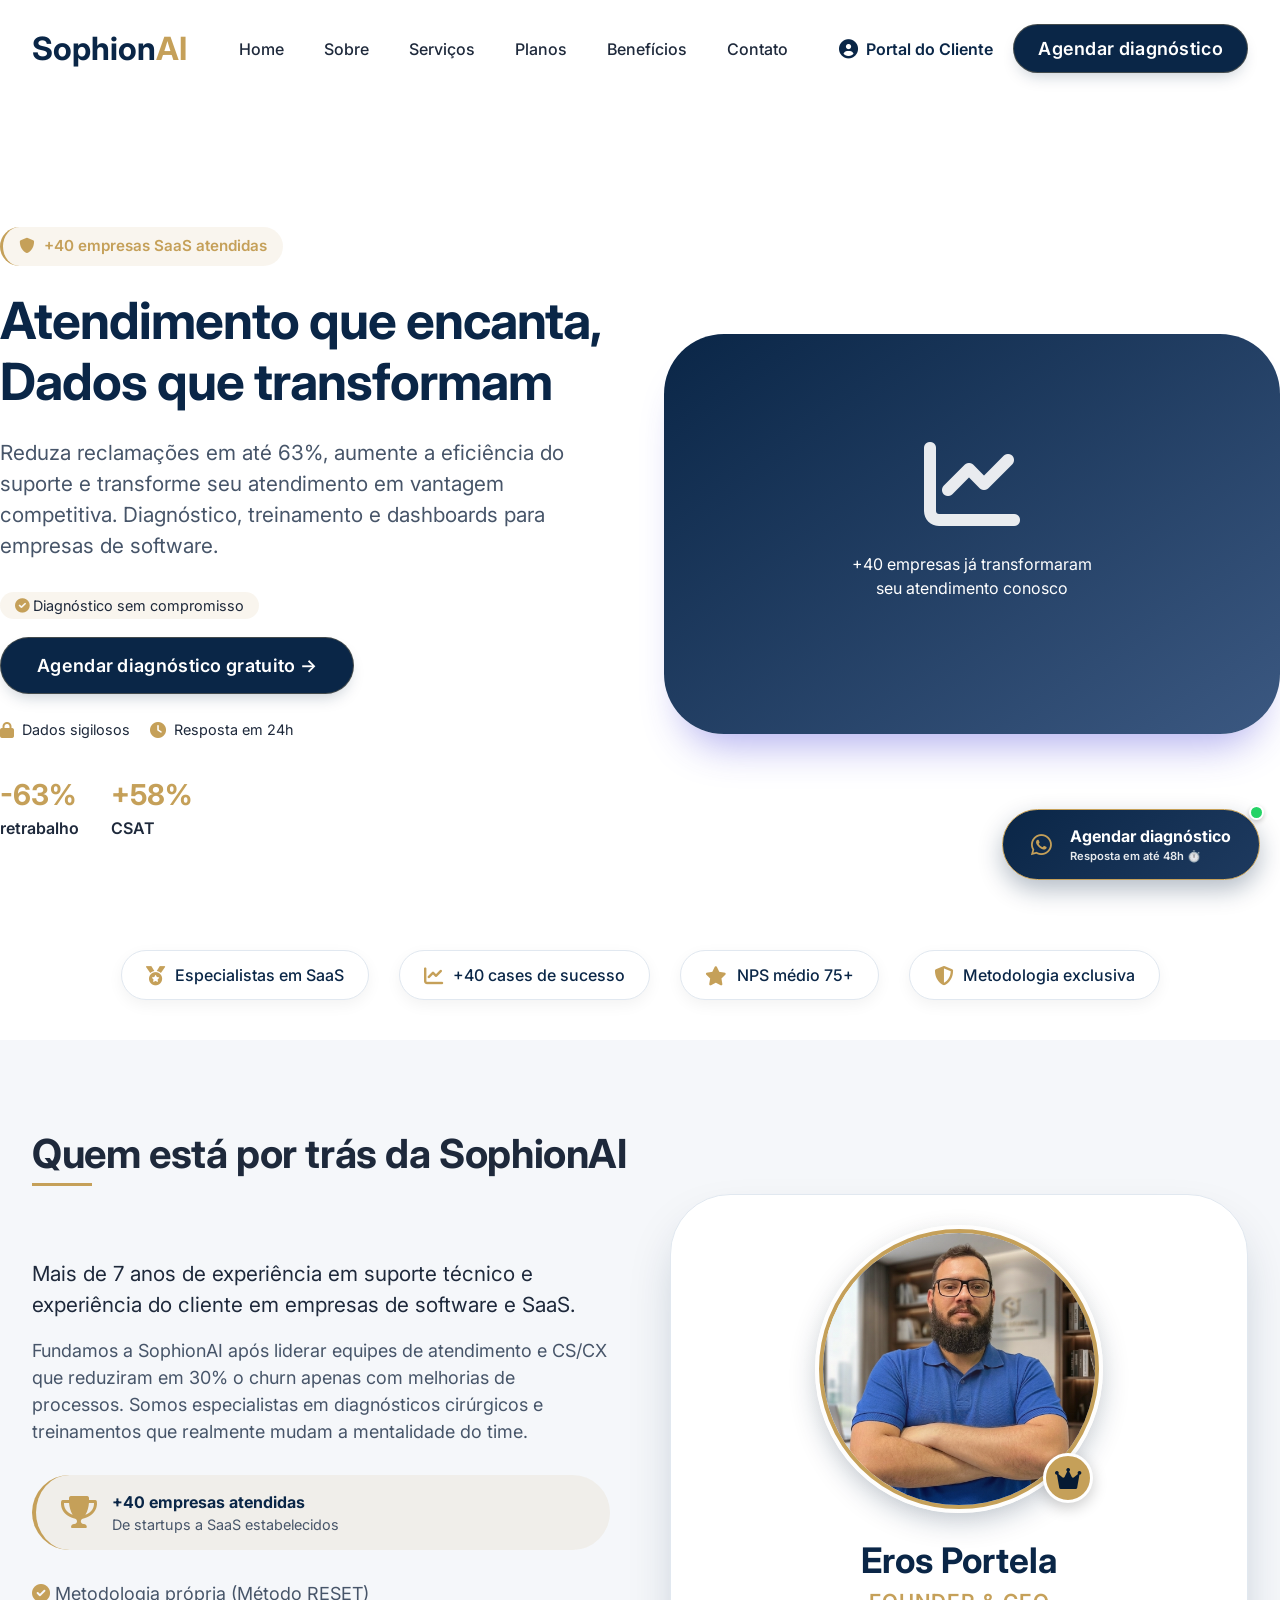
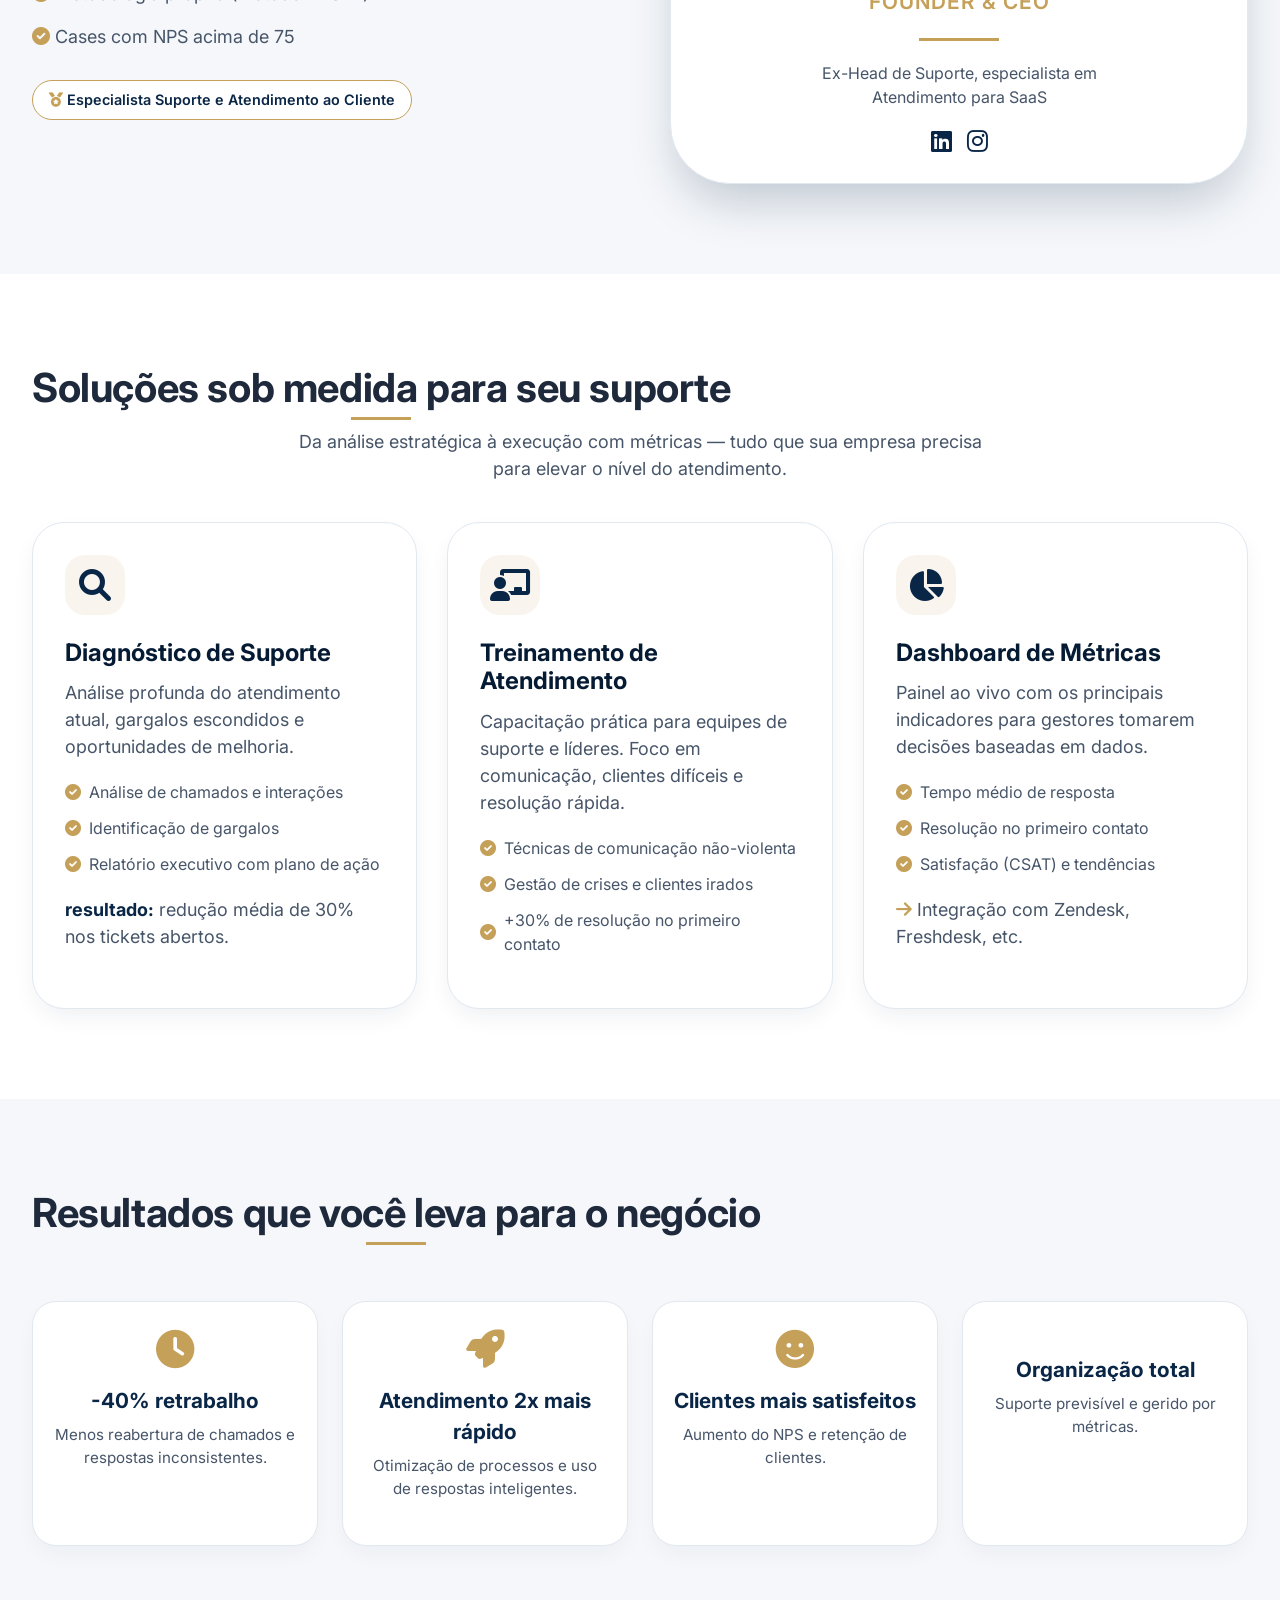
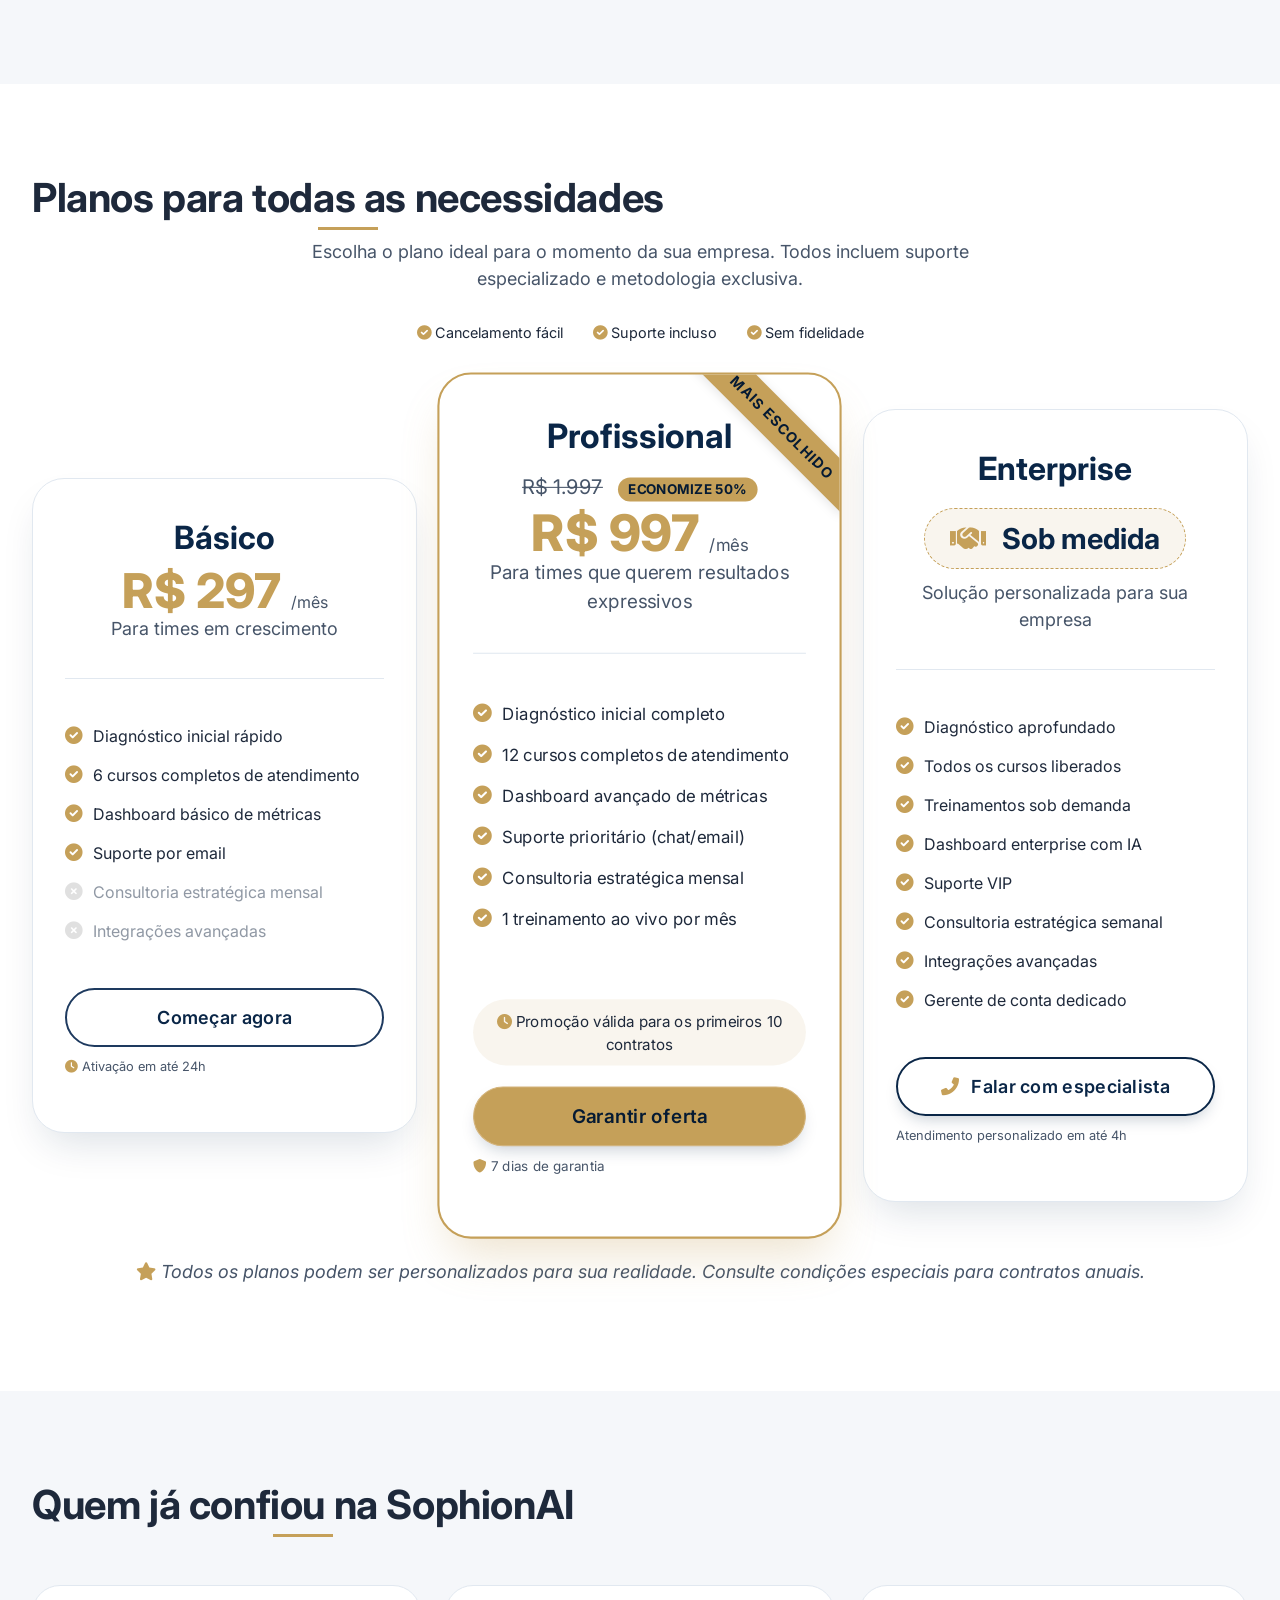
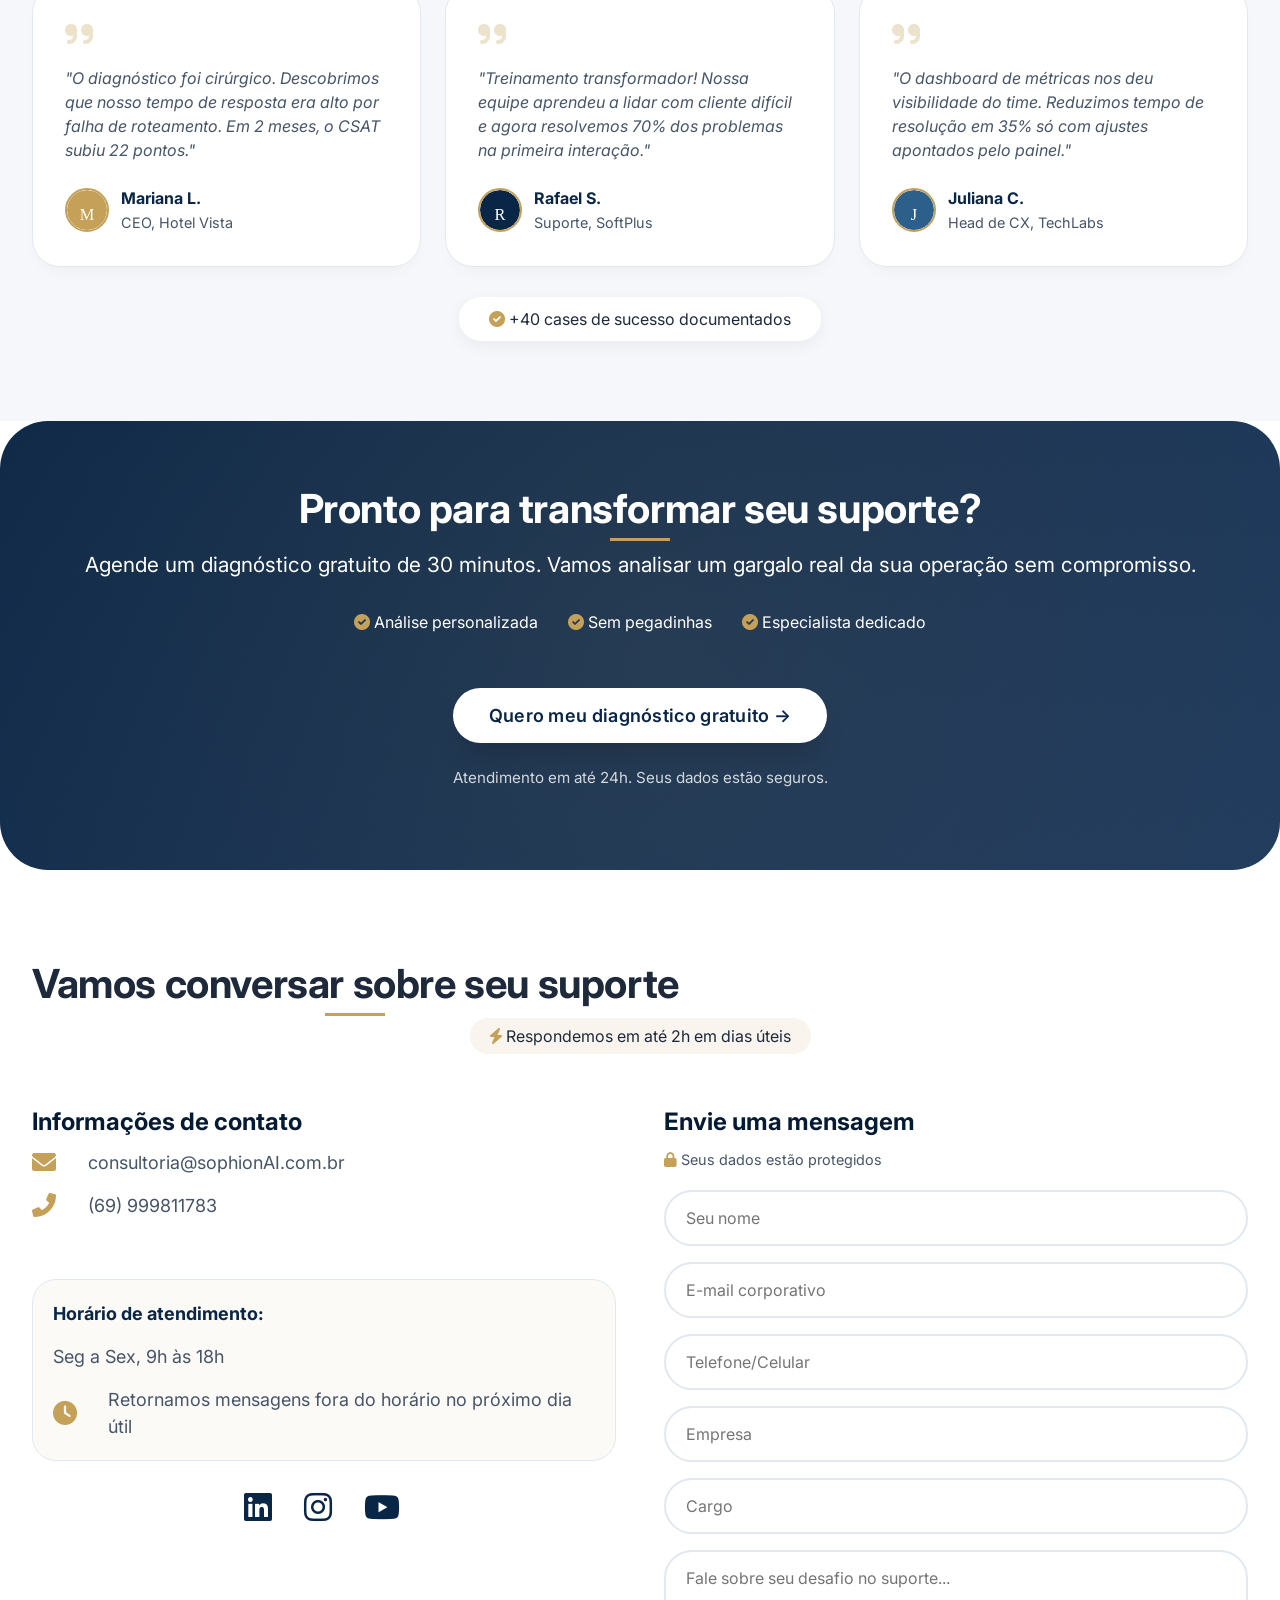
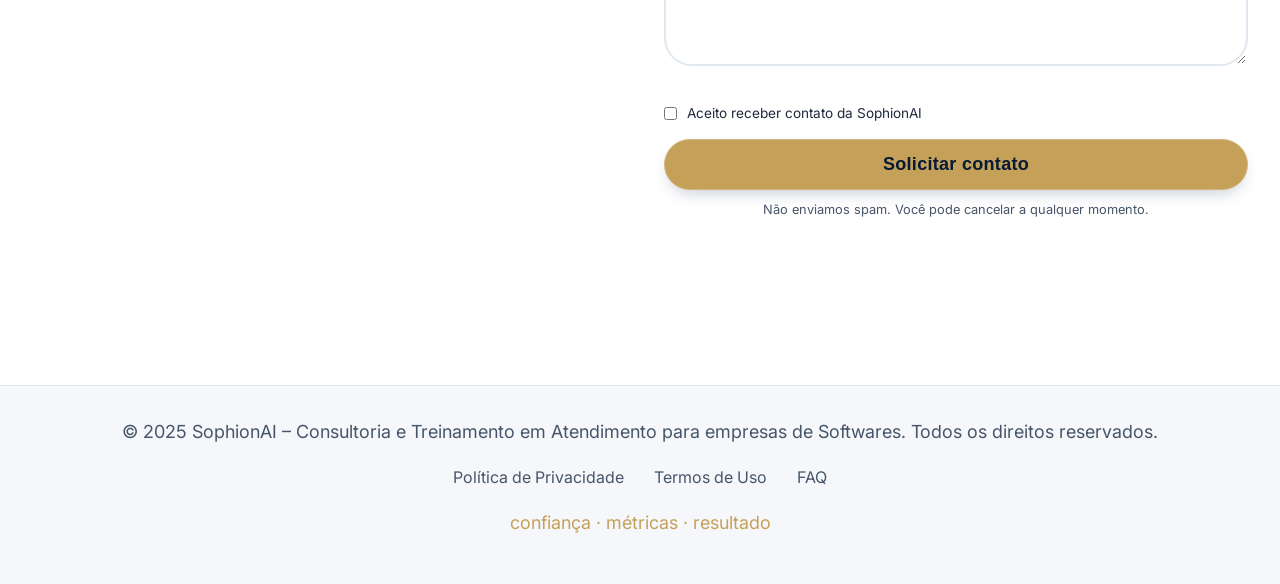
<file: index.html>
<!DOCTYPE html>
<html lang="pt-BR">
<head>
    <meta charset="UTF-8">
    <meta name="viewport" content="width=device-width, initial-scale=1.0">
    <title>SophionAI · consultoria em atendimento para empresas de Softwares</title>
    <!-- Fontes e ícones -->
    <link rel="preconnect" href="https://fonts.googleapis.com">
    <link rel="preconnect" href="https://fonts.gstatic.com" crossorigin>
    <link href="https://fonts.googleapis.com/css2?family=Inter:opsz,wght@14..32,400;14..32,500;14..32,600;14..32,700&display=swap" rel="stylesheet">
    <link rel="stylesheet" href="https://cdnjs.cloudflare.com/ajax/libs/font-awesome/6.0.0-beta3/css/all.min.css">
    <link rel="stylesheet" href="css/style.css">
</head>
<body>

<!-- NAVEGAÇÃO -->
<header>
    <div class="container">
        <nav>
            <div class="logo">Sophion<span>AI</span></div>
            <div class="nav-links">
                <a href="#">Home</a>
                <a href="#sobre">Sobre</a>
                <a href="#servicos">Serviços</a>
                <a href="#planos">Planos</a>
                <a href="#beneficios">Benefícios</a>
                <a href="#contato">Contato</a>
            </div>
            <div style="display: flex; gap: 20px; align-items: center;">
                <a href="login.html" style="color: var(--primary); font-weight: 600; text-decoration: none; display: flex; align-items: center; gap: 8px; transition: color 0.2s;" onmouseover="this.style.color='var(--accent)'" onmouseout="this.style.color='var(--primary)'">
                    <i class="fas fa-user-circle" style="font-size: 1.2rem;"></i> Portal do Cliente
                </a>
                <a href="#diagnostico" class="btn" style="padding: 10px 24px;">Agendar diagnóstico</a>
            </div>
        </nav>
    </div>
</header>

<main>

<!-- HOME (HERO) -->
<section class="section" id="home">
    <div class="container hero">
        <div>
            <span class="badge"><i class="fas fa-shield-alt" style="margin-right: 6px;"></i> +40 empresas SaaS atendidas</span>
            <h1>Atendimento que encanta,<br>Dados que transformam</h1>
            <p>Reduza reclamações em até 63%, aumente a eficiência do suporte e transforme seu atendimento em vantagem competitiva. Diagnóstico, treinamento e dashboards para empresas de software.</p>
            
            <!-- NOVO: Micro-texto de garantia -->
            <div style="margin-bottom: 20px;">
                <span style="background: rgba(197, 160, 89, 0.1); padding: 5px 15px; border-radius: 50px; font-size: 0.9rem;">
                    <i class="fas fa-check-circle" style="color: var(--accent);"></i> Diagnóstico sem compromisso
                </span>
            </div>
            
            <a href="#diagnostico" class="btn">Agendar diagnóstico gratuito →</a>
            
            <!-- NOVO: Selos de confiança no hero -->
            <div style="display: flex; gap: 20px; margin-top: 25px;">
                <div style="display: flex; align-items: center; gap: 8px;">
                    <i class="fas fa-lock" style="color: var(--accent);"></i>
                    <span style="font-size: 0.9rem;">Dados sigilosos</span>
                </div>
                <div style="display: flex; align-items: center; gap: 8px;">
                    <i class="fas fa-clock" style="color: var(--accent);"></i>
                    <span style="font-size: 0.9rem;">Resposta em 24h</span>
                </div>
            </div>
            
            <div class="hero-stats">
                <div class="stat-item"><span class="stat-number">-63%</span> retrabalho</div>
                <div class="stat-item"><span class="stat-number">+58%</span> CSAT</div>
            </div>
        </div>
        <div>
            <div style="background: linear-gradient(145deg, #0A2647, #3b5881); border-radius: 60px; height: 400px; display: flex; align-items: center; justify-content: center; color: white; box-shadow: 0 30px 40px -20px rgba(58, 49, 216, 0.4);">
                <div style="text-align: center;">
                    <i class="fas fa-chart-line" style="font-size: 6rem; opacity: 0.9;"></i>
                    <!-- NOVO: Chamada mais forte -->
                    <p style="color: white; margin-top: 20px; font-size: 1rem;">+40 empresas já transformaram<br>seu atendimento conosco</p>
                </div>
            </div>
        </div>
    </div>
</section>

<!-- NOVA SEÇÃO: SELOS DE CONFIANÇA E PARCERIAS -->
<div class="container" style="margin-top: -40px; margin-bottom: 40px;">
    <div class="trust-badges">
        <div class="trust-badge"><i class="fas fa-medal"></i> Especialistas em SaaS</div>
        <div class="trust-badge"><i class="fas fa-chart-line"></i> +40 cases de sucesso</div>
        <div class="trust-badge"><i class="fas fa-star"></i> NPS médio 75+</div>
        <div class="trust-badge"><i class="fas fa-shield"></i> Metodologia exclusiva</div>
    </div>
</div>

<!-- SOBRE (autoridade) - CORRIGIDO -->
<section class="section section-light" id="sobre">
    <div class="container">
        <h2>Quem está por trás da SophionAI</h2>
        <div style="display: grid; grid-template-columns: 1fr 1fr; gap: 60px; align-items: center;">
            <div>
                <p style="font-size: 1.3rem; color: var(--text-dark);">Mais de 7 anos de experiência em suporte técnico e experiência do cliente em empresas de software e SaaS.</p>
                <p>Fundamos a SophionAI após liderar equipes de atendimento e CS/CX que reduziram em 30% o churn apenas com melhorias de processos. Somos especialistas em diagnósticos cirúrgicos e treinamentos que realmente mudam a mentalidade do time.</p>
                
                <!-- NOVO: Conquistas específicas -->
                <div class="guarantee-badge">
                    <i class="fas fa-trophy" style="font-size: 2rem; color: var(--accent);"></i>
                    <div>
                        <strong style="color: var(--primary);">+40 empresas atendidas</strong>
                        <p style="margin: 0; font-size: 0.9rem;">De startups a SaaS estabelecidos</p>
                    </div>
                </div>
                
                <p><i class="fas fa-check-circle" style="color: var(--accent);"></i> Metodologia própria (Método RESET)</p>
                <p><i class="fas fa-check-circle" style="color: var(--accent);"></i> Cases com NPS acima de 75</p>
                
                <!-- Badges adicionais de autoridade -->
                <div style="margin-top: 30px; display: flex; gap: 15px; flex-wrap: wrap;">
                    <span style="background: white; padding: 8px 16px; border-radius: 50px; font-size: 0.9rem; font-weight: 600; color: var(--primary); border: 1px solid var(--accent);"><i class="fas fa-medal" style="color: var(--accent);"></i> Especialista Suporte e Atendimento ao Cliente</span>
                </div>
            </div>
            
            <!-- LADO DIREITO - FOTO CORRIGIDA -->
            <div style="background: white; border-radius: 60px; padding: 30px; text-align: center; border: 1px solid var(--border-light); box-shadow: 0 25px 50px -12px rgba(10, 38, 71, 0.25);">
                
                <!-- Foto gigante -->
                <div style="margin-bottom: 20px;">
                    <div style="position: relative; display: inline-block;">
                        <!-- Efeito de brilho ao redor -->
                        <div style="position: absolute; top: -15px; left: -15px; right: -15px; bottom: -15px; background: radial-gradient(circle, var(--accent) 0%, transparent 70%); opacity: 0.15; border-radius: 50%;"></div>
                        
                        <!-- Foto com borda tripla -->
                        <div style="border: 4px solid white; border-radius: 50%; box-shadow: 0 10px 30px -5px rgba(10, 38, 71, 0.3);">
                            <img src="Foto_de_Perfil.png" 
                                 alt="Eros Portela - Fundadora" 
                                 style="width: 280px; height: 280px; border-radius: 50%; object-fit: cover; display: block; border: 4px solid var(--accent);">
                        </div>
                        
                        <!-- Mini badge flutuante -->
                        <div style="position: absolute; bottom: 10px; right: 10px; background: var(--accent); color: var(--primary-dark); width: 50px; height: 50px; border-radius: 50%; display: flex; align-items: center; justify-content: center; font-size: 1.5rem; border: 3px solid white; box-shadow: 0 5px 15px rgba(0,0,0,0.2);">
                            <i class="fas fa-crown"></i>
                        </div>
                    </div>
                </div>
                
                <!-- CORRIGIDO: Nome e cargo -->
                <h3 style="font-size: 2.2rem; color: var(--primary); margin: 5px 0;">Eros Portela</h3>
                <p style="font-size: 1.3rem; color: var(--accent); font-weight: 600; letter-spacing: 1px;">FOUNDER & CEO</p>
                
                <!-- Linha decorativa -->
                <div style="width: 80px; height: 3px; background: var(--accent); margin: 20px auto;"></div>
                
                <p style="color: var(--text-muted); font-size: 1rem; max-width: 280px; margin: 0 auto;">Ex-Head de Suporte, especialista em Atendimento para SaaS</p>
                
                <!-- NOVO: Redes sociais ou selo -->
                <div style="margin-top: 20px; display: flex; justify-content: center; gap: 15px;">
                    <i class="fab fa-linkedin" style="color: var(--primary); font-size: 1.5rem; cursor: pointer;"></i>
                    <i class="fab fa-instagram" style="color: var(--primary); font-size: 1.5rem; cursor: pointer;"></i>
                </div>
            </div>
        </div>
    </div>
</section>

<!-- SERVIÇOS (três principais) -->
<section class="section" id="servicos">
    <div class="container">
        <h2 style="text-align: center;" class="text-center">Soluções sob medida para seu suporte</h2>
        <p style="text-align: center; max-width: 700px; margin: 0 auto;">Da análise estratégica à execução com métricas — tudo que sua empresa precisa para elevar o nível do atendimento.</p>
        
        <div class="services-grid">
            <!-- card 1 - diagnóstico -->
            <div class="service-card">
                <div class="service-icon"><i class="fas fa-search"></i></div>
                <h3>Diagnóstico de Suporte</h3>
                <p>Análise profunda do atendimento atual, gargalos escondidos e oportunidades de melhoria.</p>
                <ul>
                    <li><i class="fas fa-circle-check"></i> Análise de chamados e interações</li>
                    <li><i class="fas fa-circle-check"></i> Identificação de gargalos</li>
                    <li><i class="fas fa-circle-check"></i> Relatório executivo com plano de ação</li>
                </ul>
                <p><strong>resultado:</strong> redução média de 30% nos tickets abertos.</p>
            </div>
            <!-- card 2 - treinamento -->
            <div class="service-card">
                <div class="service-icon"><i class="fas fa-chalkboard-user"></i></div>
                <h3>Treinamento de Atendimento</h3>
                <p>Capacitação prática para equipes de suporte e líderes. Foco em comunicação, clientes difíceis e resolução rápida.</p>
                <ul>
                    <li><i class="fas fa-circle-check"></i> Técnicas de comunicação não-violenta</li>
                    <li><i class="fas fa-circle-check"></i> Gestão de crises e clientes irados</li>
                    <li><i class="fas fa-circle-check"></i> +30% de resolução no primeiro contato</li>
                </ul>
            </div>
            <!-- card 3 - dashboard métricas -->
            <div class="service-card">
                <div class="service-icon"><i class="fas fa-chart-pie"></i></div>
                <h3>Dashboard de Métricas</h3>
                <p>Painel ao vivo com os principais indicadores para gestores tomarem decisões baseadas em dados.</p>
                <ul>
                    <li><i class="fas fa-circle-check"></i> Tempo médio de resposta</li>
                    <li><i class="fas fa-circle-check"></i> Resolução no primeiro contato</li>
                    <li><i class="fas fa-circle-check"></i> Satisfação (CSAT) e tendências</li>
                </ul>
                <p><i class="fas fa-arrow-right" style="color: var(--accent);"></i> Integração com Zendesk, Freshdesk, etc.</p>
            </div>
        </div>
    </div>
</section>

<!-- BENEFÍCIOS (resultados diretos) -->
<section class="section section-light" id="beneficios">
    <div class="container">
        <h2 style="text-align: center;" class="text-center">Resultados que você leva para o negócio</h2>
        <div class="benefits-grid">
            <div class="benefit-item">
                <i class="fas fa-clock"></i>
                <h4>-40% retrabalho</h4>
                <p>Menos reabertura de chamados e respostas inconsistentes.</p>
            </div>
            <div class="benefit-item">
                <i class="fas fa-rocket"></i>
                <h4>Atendimento 2x mais rápido</h4>
                <p>Otimização de processos e uso de respostas inteligentes.</p>
            </div>
            <div class="benefit-item">
                <i class="fas fa-smile"></i>
                <h4>Clientes mais satisfeitos</h4>
                <p>Aumento do NPS e retenção de clientes.</p>
            </div>
            <div class="benefit-item">
                <i class="fas fa-chart-simple"></i>
                <h4>Organização total</h4>
                <p>Suporte previsível e gerido por métricas.</p>
            </div>
        </div>
    </div>
</section>

<!-- PLANOS - NOVA SEÇÃO -->
<section class="section" id="planos">
    <div class="container">
        <h2 style="text-align: center;" class="text-center">Planos para todas as necessidades</h2>
        <p style="text-align: center; max-width: 700px; margin: 0 auto;">Escolha o plano ideal para o momento da sua empresa. Todos incluem suporte especializado e metodologia exclusiva.</p>
        
        <!-- NOVO: Selo de garantia nos planos -->
        <div style="display: flex; justify-content: center; gap: 30px; margin: 30px 0; flex-wrap: wrap;">
            <span style="font-size: 0.9rem;"><i class="fas fa-check-circle" style="color: var(--accent);"></i> Cancelamento fácil</span>
            <span style="font-size: 0.9rem;"><i class="fas fa-check-circle" style="color: var(--accent);"></i> Suporte incluso</span>
            <span style="font-size: 0.9rem;"><i class="fas fa-check-circle" style="color: var(--accent);"></i> Sem fidelidade</span>
        </div>
        
        <div class="pricing-grid">
            <!-- Plano Básico -->
            <div class="pricing-card">
                <div class="pricing-header">
                    <h3>Básico</h3>
                    <div class="pricing-price">R$ 297 <span>/mês</span></div>
                    <p class="pricing-description">Para times em crescimento</p>
                </div>
                <div class="pricing-features">
                    <ul>
                        <li><i class="fas fa-check-circle"></i> Diagnóstico inicial rápido</li>
                        <li><i class="fas fa-check-circle"></i> 6 cursos completos de atendimento</li>
                        <li><i class="fas fa-check-circle"></i> Dashboard básico de métricas</li>
                        <li><i class="fas fa-check-circle"></i> Suporte por email</li>
                        <li class="disabled"><i class="fas fa-times-circle"></i> Consultoria estratégica mensal</li>
                        <li class="disabled"><i class="fas fa-times-circle"></i> Integrações avançadas</li>
                    </ul>
                </div>
                <a href="#contato" class="btn btn-outline">Começar agora</a>
                
                <!-- NOVO: Micro-texto -->
                <p class="micro-text"><i class="fas fa-clock" style="color: var(--accent);"></i> Ativação em até 24h</p>
            </div>
            
            <!-- Plano Intermediário (Destaque - Popular) COM VALOR RISCADO -->
            <div class="pricing-card popular">
                <div class="popular-badge">MAIS ESCOLHIDO</div>
                <div class="pricing-header">
                    <h3>Profissional</h3>
                    
                    <!-- ESTRUTURA DE PREÇO COM RISCADO -->
                    <div style="margin: 15px 0 5px;">
                        <span style="font-size: 1.2rem; color: var(--text-muted); text-decoration: line-through; margin-right: 10px;">R$ 1.997</span>
                        <span style="background: var(--accent); color: var(--primary-dark); font-size: 0.8rem; font-weight: 700; padding: 4px 10px; border-radius: 30px;">ECONOMIZE 50%</span>
                    </div>
                    <div class="pricing-price" style="font-size: 3rem;">R$ 997 <span style="font-size: 1rem;">/mês</span></div>
                    <p class="pricing-description">Para times que querem resultados expressivos</p>
                </div>
                <div class="pricing-features">
                    <ul>
                        <li><i class="fas fa-check-circle"></i> Diagnóstico inicial completo</li>
                        <li><i class="fas fa-check-circle"></i> 12 cursos completos de atendimento</li>
                        <li><i class="fas fa-check-circle"></i> Dashboard avançado de métricas</li>
                        <li><i class="fas fa-check-circle"></i> Suporte prioritário (chat/email)</li>
                        <li><i class="fas fa-check-circle"></i> Consultoria estratégica mensal</li>
                        <li><i class="fas fa-check-circle"></i> 1 treinamento ao vivo por mês</li>
                    </ul>
                </div>
                
                <!-- TIMER DE PROMOÇÃO -->
                <div style="background: rgba(197, 160, 89, 0.1); border-radius: 50px; padding: 10px; margin: 20px 0; font-size: 0.9rem; text-align: center;">
                    <i class="fas fa-clock" style="color: var(--accent);"></i> Promoção válida para os primeiros 10 contratos
                </div>
                
                <a href="#contato" class="btn btn-accent">Garantir oferta</a>
                
                <!-- NOVO: Selo de garantia -->
                <p class="micro-text"><i class="fas fa-shield-alt" style="color: var(--accent);"></i> 7 dias de garantia</p>
            </div>
            
            <!-- Plano Empresarial COM CONSULTAR VALORES -->
            <div class="pricing-card">
                <div class="pricing-header">
                    <h3>Enterprise</h3>
                    
                    <!-- BOTÃO CONSULTAR VALORES EM DESTAQUE -->
                    <div style="margin: 20px 0 10px;">
                        <span style="font-size: 1.8rem; font-weight: 700; color: var(--primary); background: rgba(197, 160, 89, 0.1); padding: 8px 25px; border-radius: 60px; display: inline-block; border: 1px dashed var(--accent);">
                            <i class="fas fa-handshake" style="color: var(--accent); margin-right: 10px;"></i> Sob medida
                        </span>
                    </div>
                    <p class="pricing-description">Solução personalizada para sua empresa</p>
                </div>
                <div class="pricing-features">
                    <ul>
                        <li><i class="fas fa-check-circle"></i> Diagnóstico aprofundado</li>
                        <li><i class="fas fa-check-circle"></i> Todos os cursos liberados</li>
                        <li><i class="fas fa-check-circle"></i> Treinamentos sob demanda</li>
                        <li><i class="fas fa-check-circle"></i> Dashboard enterprise com IA</li>
                        <li><i class="fas fa-check-circle"></i> Suporte VIP</li>
                        <li><i class="fas fa-check-circle"></i> Consultoria estratégica semanal</li>
                        <li><i class="fas fa-check-circle"></i> Integrações avançadas</li>
                        <li><i class="fas fa-check-circle"></i> Gerente de conta dedicado</li>
                    </ul>
                </div>
                
                <a href="#contato" class="btn" style="background: transparent; border: 2px solid var(--primary); color: var(--primary);">
                    <i class="fas fa-phone-alt" style="color: var(--accent); margin-right: 8px;"></i> Falar com especialista
                </a>
                
                <p class="micro-text">Atendimento personalizado em até 4h</p>
            </div>
        </div>
        
        <!-- Nota sobre personalização -->
        <p style="text-align: center; margin-top: 40px; font-style: italic;">
            <i class="fas fa-star" style="color: var(--accent);"></i> 
            Todos os planos podem ser personalizados para sua realidade. Consulte condições especiais para contratos anuais.
        </p>
    </div>
</section>

<!-- DEPOIMENTOS (simulados) -->
<section class="section section-light">
    <div class="container">
        <h2 style="text-align: center;" class="text-center">Quem já confiou na SophionAI</h2>
        <div class="testimonials">
            <div class="testimonial-card">
                <i class="fas fa-quote-right"></i>
                <p>"O diagnóstico foi cirúrgico. Descobrimos que nosso tempo de resposta era alto por falha de roteamento. Em 2 meses, o CSAT subiu 22 pontos."</p>
                <div class="author">
                    <img src="data:image/svg+xml,%3Csvg xmlns='http://www.w3.org/2000/svg' width='44' height='44' viewBox='0 0 44 44'%3E%3Ccircle cx='22' cy='22' r='22' fill='%23C5A059'/%3E%3Ctext x='22' y='28' font-size='18' text-anchor='middle' fill='%23fff' dy='.3em'%3EM%3C/text%3E%3C/svg%3E" alt="avatar">
                    <div><strong>Mariana L.</strong> <span>CEO, Hotel Vista</span></div>
                </div>
            </div>
            <div class="testimonial-card">
                <i class="fas fa-quote-right"></i>
                <p>"Treinamento transformador! Nossa equipe aprendeu a lidar com cliente difícil e agora resolvemos 70% dos problemas na primeira interação."</p>
                <div class="author">
                    <img src="data:image/svg+xml,%3Csvg xmlns='http://www.w3.org/2000/svg' width='44' height='44' viewBox='0 0 44 44'%3E%3Ccircle cx='22' cy='22' r='22' fill='%230A2647'/%3E%3Ctext x='22' y='28' font-size='18' text-anchor='middle' fill='%23fff' dy='.3em'%3ER%3C/text%3E%3C/svg%3E" alt="avatar">
                    <div><strong>Rafael S.</strong> <span>Suporte, SoftPlus</span></div>
                </div>
            </div>
            <div class="testimonial-card">
                <i class="fas fa-quote-right"></i>
                <p>"O dashboard de métricas nos deu visibilidade do time. Reduzimos tempo de resolução em 35% só com ajustes apontados pelo painel."</p>
                <div class="author">
                    <img src="data:image/svg+xml,%3Csvg xmlns='http://www.w3.org/2000/svg' width='44' height='44' viewBox='0 0 44 44'%3E%3Ccircle cx='22' cy='22' r='22' fill='%232C5F8A'/%3E%3Ctext x='22' y='28' font-size='18' text-anchor='middle' fill='%23fff' dy='.3em'%3EJ%3C/text%3E%3C/svg%3E" alt="avatar">
                    <div><strong>Juliana C.</strong> <span>Head de CX, TechLabs</span></div>
                </div>
            </div>
        </div>
        
        <!-- NOVO: Selo de cases -->
        <div style="text-align: center; margin-top: 40px;">
            <span style="background: white; padding: 12px 30px; border-radius: 50px; box-shadow: 0 5px 15px rgba(0,0,0,0.05);">
                <i class="fas fa-check-circle" style="color: var(--accent);"></i> +40 cases de sucesso documentados
            </span>
        </div>
    </div>
</section>

<!-- CALL TO ACTION (Agendar diagnóstico gratuito) -->
<section id="diagnostico">
    <div class="container cta-block">
        <h2 class="text-center">Pronto para transformar seu suporte?</h2>
        <p style="font-size: 1.3rem;">Agende um diagnóstico gratuito de 30 minutos. Vamos analisar um gargalo real da sua operação sem compromisso.</p>
        
        <!-- NOVO: Benefícios do diagnóstico -->
        <div style="display: flex; justify-content: center; gap: 30px; margin: 30px 0; flex-wrap: wrap; color: white; position: relative; z-index: 1;">
            <span><i class="fas fa-check-circle" style="color: var(--accent);"></i> Análise personalizada</span>
            <span><i class="fas fa-check-circle" style="color: var(--accent);"></i> Sem pegadinhas</span>
            <span><i class="fas fa-check-circle" style="color: var(--accent);"></i> Especialista dedicado</span>
        </div>
        
        <a href="#contato" class="btn">Quero meu diagnóstico gratuito →</a>
        <p style="margin-top: 24px; font-size: 0.95rem; opacity: 0.8;">Atendimento em até 24h. Seus dados estão seguros.</p>
    </div>
</section>

<!-- CONTATO (formulário + email/whatsapp) -->
<section class="section" id="contato">
    <div class="container">
        <h2 style="text-align: center;" class="text-center">Vamos conversar sobre seu suporte</h2>
        
        <!-- NOVO: Badge de resposta rápida -->
        <div style="text-align: center; margin-bottom: 30px;">
            <span style="background: rgba(197, 160, 89, 0.1); padding: 8px 20px; border-radius: 50px;">
                <i class="fas fa-bolt" style="color: var(--accent);"></i> Respondemos em até 2h em dias úteis
            </span>
        </div>
        
        <div class="contact-grid">
            <div class="contact-info">
                <h3>Informações de contato</h3>
                <p><i class="fas fa-envelope"></i> consultoria@sophionAI.com.br</p>
                <p><i class="fas fa-phone-alt"></i> (69) 999811783</p>
                
                <!-- NOVO: Horário expandido -->
                <div style="margin-top: 60px; background: rgba(197, 160, 89, 0.05); border-radius: 24px; padding: 20px; border: 1px solid var(--border-light);">
                    <p><strong>Horário de atendimento:</strong></p>
                    <p>Seg a Sex, 9h às 18h</p>
                    <p style="margin-top: 15px; margin-bottom: 0;"><i class="fas fa-clock" style="color: var(--accent);"></i> Retornamos mensagens fora do horário no próximo dia útil</p>
                </div>
                
                <!-- NOVO: Redes sociais -->
                <div style="margin-top: 30px; display: flex; gap: 20px; justify-content: center;">
                    <i class="fab fa-linkedin" style="font-size: 2rem; color: var(--primary); cursor: pointer;"></i>
                    <i class="fab fa-instagram" style="font-size: 2rem; color: var(--primary); cursor: pointer;"></i>
                    <i class="fab fa-youtube" style="font-size: 2rem; color: var(--primary); cursor: pointer;"></i>
                </div>
            </div>
            <div class="contact-form">
                <h3>Envie uma mensagem</h3>
                
                <!-- NOVO: Micro-texto no formulário -->
                <p style="font-size: 0.9rem; margin-bottom: 20px;"><i class="fas fa-lock" style="color: var(--accent);"></i> Seus dados estão protegidos</p>
                
                <form id="contactForm">
                    <input type="text" name="nome" placeholder="Seu nome" required>
                    <input type="email" name="email" placeholder="E-mail corporativo" required>
                    <input type="text" name="telefone" placeholder="Telefone/Celular" style="margin-bottom: 16px;">
                    <input type="text" name="empresa" placeholder="Empresa">
                    <input type="text" name="cargo" placeholder="Cargo" style="margin-bottom: 16px;">
                    <textarea name="mensagem" rows="4" placeholder="Fale sobre seu desafio no suporte..."></textarea>
                    
                    <!-- NOVO: Checkbox de consentimento -->
                    <div style="display: flex; align-items: center; gap: 10px; margin: 15px 0;">
                        <input type="checkbox" id="consent" name="consentimento" value="Sim" style="width: auto; margin: 0;">
                        <label for="consent" style="font-size: 0.85rem;">Aceito receber contato da SophionAI</label>
                    </div>
                    
                    <button type="submit" id="submitBtn" class="btn btn-accent" style="width: 100%;">Solicitar contato</button>
                    
                    <!-- NOVO: Texto de garantia -->
                    <p class="micro-text" style="text-align: center;">Não enviamos spam. Você pode cancelar a qualquer momento.</p>
                </form>
            </div>
        </div>
    </div>
</section>

</main>

<!-- FOOTER -->
<footer>
    <div class="container">
        <p>© 2025 SophionAI – Consultoria e Treinamento em Atendimento para empresas de Softwares. Todos os direitos reservados.</p>
        
        <!-- NOVO: Links rápidos no footer -->
        <div style="display: flex; justify-content: center; gap: 30px; margin: 20px 0; flex-wrap: wrap;">
            <a href="#" style="color: var(--text-muted); text-decoration: none;">Política de Privacidade</a>
            <a href="#" style="color: var(--text-muted); text-decoration: none;">Termos de Uso</a>
            <a href="#" style="color: var(--text-muted); text-decoration: none;">FAQ</a>
        </div>
        
        <p style="margin-top: 12px; color: var(--accent);">confiança · métricas · resultado</p>
    </div>
</footer>

<!-- barra flutuante opcional de conversão -->
<div class="floating-cta">
    <!-- Badge de online (opcional) -->
    <div style="position: absolute; top: -5px; right: -5px; width: 15px; height: 15px; background: #25D366; border-radius: 50%; border: 2px solid white; box-shadow: 0 2px 5px rgba(0,0,0,0.2);"></div>
    
    <a href="https://wa.me/5569999811783?text=Olá!%20Vi%20a%20landing%20page%20da%20SophionAI%20e%20gostaria%20de%20agendar%20um%20diagnóstico%20gratuito%20para%20meu%20suporte.%20Podemos%20conversar%3F" 
       target="_blank" 
       rel="noopener noreferrer"
       style="display: flex; align-items: center; gap: 10px;">
        <i class="fab fa-whatsapp" style="font-size: 1.5rem;"></i>
        <div style="text-align: left;">
            <div style="font-weight: 700;">Agendar diagnóstico</div>
            <div style="font-size: 0.7rem; opacity: 0.9;">Resposta em até 48h ⏱️</div>
        </div>
    </a>
</div>

<script>
    document.getElementById('contactForm').addEventListener('submit', function(e) {
        e.preventDefault();
        
        var form = this;
        var btn = document.getElementById('submitBtn');
        var originalText = btn.innerText;
        
        // 1. Altere a URL_DO_SEU_WEB_APP abaixo pela URL gerada no Google Apps Script
        var scriptURL = 'URL_DO_SEU_WEB_APP';
        
        if(scriptURL === 'URL_DO_SEU_WEB_APP') {
            alert('Atenção: Configure a URL do Google Apps Script no código HTML para o formulário funcionar.');
            return;
        }

        btn.innerText = 'Enviando...';
        btn.disabled = true;

        var formData = new FormData(form);

        fetch(scriptURL, { method: 'POST', body: formData })
            .then(response => {
                alert('Obrigado! Sua mensagem foi enviada com sucesso.');
                form.reset();
                btn.innerText = originalText;
                btn.disabled = false;
            })
            .catch(error => {
                alert('Ocorreu um erro ao enviar sua mensagem. Tente novamente mais tarde.');
                console.error('Erro!', error.message);
                btn.innerText = originalText;
                btn.disabled = false;
            });
    });
</script>

</body>
</html>
</file>
<file: css/style.css>
* {
    margin: 0;
    padding: 0;
    box-sizing: border-box;
}

body {
    font-family: 'Inter', sans-serif;
    background-color: #ffffff;
    color: #1E293B;
    line-height: 1.5;
}

.container {
    max-width: 1280px;
    margin: 0 auto;
    padding: 0 32px;
}

/* NOVA PALETA - AZUL PROFUNDO + DOURADO SUAVE (MÁXIMA CONFIANÇA) */
:root {
    --primary: #0A2647;        /* Azul meia-noite - autoridade máxima */
    --primary-dark: #051A33;    /* Azul mais escuro para hover */
    --primary-light: #1E3A5F;   /* Azul naval - estabilidade */
    --secondary: #2C5F8A;       /* Azul confiança intermediário */
    --accent: #C5A059;          /* Dourado suave - excelência/qualidade */
    --accent-light: #D4B47C;    /* Dourado claro para variações */
    --gray-bg: #F5F7FA;         /* Cinza azulado - clean */
    --border-light: #E1E8F0;    /* Bordas sutis */
    --text-dark: #1E293B;
    --text-muted: #475569;
    --gradient-1: linear-gradient(135deg, #0A2647 0%, #1E3A5F 100%);
    --gradient-2: linear-gradient(135deg, #C5A059 0%, #D4B47C 100%);
}

h1, h2, h3 {
    font-weight: 700;
    line-height: 1.2;
    color: var(--text-dark);
}

h1 {
    font-size: 3.2rem;
    letter-spacing: -0.02em;
    margin-bottom: 1.5rem;
    color: var(--primary);
}

h2 {
    font-size: 2.5rem;
    margin-bottom: 1rem;
    letter-spacing: -0.01em;
    position: relative;
    display: inline-block;
}

h2:after {
    content: '';
    position: absolute;
    bottom: -8px;
    left: 0;
    width: 60px;
    height: 3px;
    background: var(--accent);
}

h2.text-center:after {
    left: 50%;
    transform: translateX(-50%);
}

h3 {
    font-size: 1.5rem;
    margin-bottom: 0.75rem;
    color: var(--primary-dark);
}

p {
    color: var(--text-muted);
    font-size: 1.125rem;
    margin-bottom: 1rem;
}

.btn {
    display: inline-block;
    background: var(--primary);
    color: white;
    font-weight: 600;
    padding: 14px 36px;
    border-radius: 60px;
    text-decoration: none;
    font-size: 1.125rem;
    transition: all 0.3s ease;
    border: 1px solid rgba(197, 160, 89, 0.3);
    cursor: pointer;
    box-shadow: 0 8px 16px -6px rgba(10, 38, 71, 0.25);
    letter-spacing: 0.3px;
}

.btn:hover {
    background: var(--primary-dark);
    border-color: var(--accent);
    transform: translateY(-2px);
    box-shadow: 0 15px 25px -8px rgba(10, 38, 71, 0.4);
}

.btn-accent {
    background: var(--accent);
    color: var(--primary-dark);
    border-color: var(--accent-light);
}

.btn-accent:hover {
    background: var(--accent-light);
    border-color: var(--accent);
}

.btn-outline {
    background: transparent;
    border: 2px solid var(--primary-light);
    color: var(--primary);
    box-shadow: none;
}

.btn-outline:hover {
    background: var(--primary-light);
    color: white;
}

.section {
    padding: 90px 0;
}

.section-light {
    background-color: var(--gray-bg);
}

/* header e navegação */
nav {
    display: flex;
    justify-content: space-between;
    align-items: center;
    padding: 24px 0;
    flex-wrap: wrap;
}

.logo {
    font-size: 2rem;
    font-weight: 700;
    color: var(--primary);
}

.logo span {
    color: var(--accent);
}

.nav-links {
    display: flex;
    gap: 40px;
    font-weight: 500;
}

.nav-links a {
    text-decoration: none;
    color: var(--text-dark);
    transition: color 0.2s;
    position: relative;
}

.nav-links a:after {
    content: '';
    position: absolute;
    bottom: -4px;
    left: 0;
    width: 0;
    height: 2px;
    background: var(--accent);
    transition: width 0.3s ease;
}

.nav-links a:hover {
    color: var(--primary);
}

.nav-links a:hover:after {
    width: 100%;
}

/* home hero */
.hero {
    display: grid;
    grid-template-columns: 1fr 1fr;
    align-items: center;
    gap: 48px;
    padding: 40px 0 20px;
}

.hero p {
    font-size: 1.3rem;
    margin-bottom: 2rem;
}

.hero .badge {
    background: rgba(197, 160, 89, 0.1);
    color: var(--accent);
    display: inline-block;
    padding: 8px 16px;
    border-radius: 40px;
    font-weight: 600;
    font-size: 0.95rem;
    margin-bottom: 1.5rem;
    border-left: 3px solid var(--accent);
}

.hero-stats {
    display: flex;
    gap: 32px;
    margin-top: 32px;
}

.stat-item {
    font-weight: 600;
}

.stat-number {
    font-size: 1.8rem;
    color: var(--accent);
    display: block;
    font-weight: 700;
}

/* serviços cards */
.services-grid {
    display: grid;
    grid-template-columns: repeat(3, 1fr);
    gap: 30px;
    margin-top: 40px;
}

.service-card {
    background: white;
    border-radius: 32px;
    padding: 32px;
    box-shadow: 0 10px 25px -5px rgba(10, 38, 71, 0.08);
    border: 1px solid var(--border-light);
    transition: all 0.3s ease;
    position: relative;
    overflow: hidden;
}

.service-card::before {
    content: '';
    position: absolute;
    top: 0;
    left: 0;
    right: 0;
    height: 4px;
    background: var(--gradient-2);
    transform: scaleX(0);
    transition: transform 0.3s ease;
}

.service-card:hover {
    transform: translateY(-8px);
    box-shadow: 0 20px 30px -8px rgba(10, 38, 71, 0.15);
}

.service-card:hover::before {
    transform: scaleX(1);
}

.service-icon {
    background: rgba(197, 160, 89, 0.1);
    width: 60px;
    height: 60px;
    border-radius: 20px;
    display: flex;
    align-items: center;
    justify-content: center;
    margin-bottom: 24px;
}

.service-icon i {
    font-size: 2rem;
    color: var(--primary);
}

.service-card ul {
    list-style: none;
    margin: 20px 0;
}

.service-card li {
    margin-bottom: 12px;
    display: flex;
    align-items: center;
    gap: 8px;
    color: var(--text-muted);
}

.service-card li i {
    color: var(--accent);
    font-size: 1rem;
}

.service-card strong {
    color: var(--primary);
}

/* benefícios em grid */
.benefits-grid {
    display: grid;
    grid-template-columns: repeat(4, 1fr);
    gap: 24px;
    margin: 48px 0;
}

.benefit-item {
    background: white;
    padding: 28px 20px;
    border-radius: 24px;
    text-align: center;
    box-shadow: 0 10px 25px -5px rgba(10, 38, 71, 0.05);
    border: 1px solid var(--border-light);
    transition: all 0.3s ease;
}

.benefit-item:hover {
    transform: translateY(-5px);
    box-shadow: 0 20px 30px -8px rgba(10, 38, 71, 0.1);
    border-color: var(--accent);
}

.benefit-item i {
    font-size: 2.4rem;
    color: var(--accent);
    margin-bottom: 16px;
}

.benefit-item h4 {
    font-size: 1.3rem;
    margin-bottom: 8px;
    color: var(--primary);
}

.benefit-item p {
    font-size: 0.95rem;
}

/* PLANOS - NOVA SEÇÃO */
.pricing-grid {
    display: grid;
    grid-template-columns: repeat(3, 1fr);
    gap: 30px;
    margin-top: 50px;
    align-items: center; /* ALINHAMENTO CENTRALIZADO */
}

.pricing-card {
    background: white;
    border-radius: 32px;
    padding: 40px 32px;
    box-shadow: 0 20px 40px -12px rgba(10, 38, 71, 0.15);
    border: 1px solid var(--border-light);
    transition: all 0.3s ease;
    position: relative;
    overflow: hidden;
    display: flex;
    flex-direction: column;
}

.pricing-card:hover {
    transform: translateY(-10px);
    box-shadow: 0 30px 50px -15px rgba(10, 38, 71, 0.25);
    border-color: var(--accent);
}

.pricing-card.popular {
    border: 2px solid var(--accent);
    transform: scale(1.05);
    z-index: 2;
    box-shadow: 0 25px 45px -12px rgba(197, 160, 89, 0.3);
}

.pricing-card.popular:hover {
    transform: scale(1.05) translateY(-5px);
}

.popular-badge {
    position: absolute;
    top: 32px;
    right: -45px;
    width: 200px;
    background: var(--accent);
    color: var(--primary-dark);
    padding: 8px 0;
    font-size: 0.85rem;
    font-weight: 700;
    transform: rotate(45deg);
    letter-spacing: 1px;
    box-shadow: 0 2px 10px rgba(0,0,0,0.1);
    text-align: center;
}

.pricing-header {
    text-align: center;
    margin-bottom: 25px;
    padding-bottom: 20px;
    border-bottom: 1px solid var(--border-light);
}

.pricing-header h3 {
    font-size: 2rem;
    color: var(--primary);
    margin-bottom: 10px;
}

.pricing-price {
    font-size: 3rem;
    font-weight: 800;
    color: var(--accent);
    line-height: 1;
}

.pricing-price span {
    font-size: 1rem;
    font-weight: 400;
    color: var(--text-muted);
}

.pricing-period {
    color: var(--text-muted);
    font-size: 0.9rem;
    margin-top: 5px;
}

.pricing-features {
    flex-grow: 1;
    margin: 20px 0 30px;
}

.pricing-features ul {
    list-style: none;
}

.pricing-features li {
    margin-bottom: 15px;
    display: flex;
    align-items: center;
    gap: 10px;
    color: var(--text-dark);
}

.pricing-features li i {
    color: var(--accent);
    font-size: 1.1rem;
}

.pricing-features li.disabled {
    color: var(--text-muted);
    opacity: 0.6;
}

.pricing-features li.disabled i {
    color: #ccc;
}

.pricing-card .btn {
    width: 100%;
    text-align: center;
    margin-top: auto;
}

/* depoimentos */
.testimonials {
    display: grid;
    grid-template-columns: repeat(3, 1fr);
    gap: 24px;
    margin-top: 40px;
}

.testimonial-card {
    background: white;
    border-radius: 28px;
    padding: 32px;
    border: 1px solid var(--border-light);
    box-shadow: 0 10px 20px -10px rgba(10, 38, 71, 0.05);
    transition: all 0.3s ease;
    position: relative;
}

.testimonial-card:hover {
    box-shadow: 0 20px 30px -10px rgba(10, 38, 71, 0.15);
    border-color: var(--accent);
}

.testimonial-card i {
    color: var(--accent);
    font-size: 2rem;
    opacity: 0.3;
    margin-bottom: 16px;
}

.testimonial-card p {
    font-style: italic;
    font-size: 1rem;
    margin-bottom: 24px;
}

.author {
    display: flex;
    align-items: center;
    gap: 12px;
}

.author img {
    width: 44px;
    height: 44px;
    border-radius: 44px;
    border: 2px solid var(--accent);
}

.author strong {
    display: block;
    color: var(--primary);
}

.author span {
    color: var(--text-muted);
    font-size: 0.9rem;
}

/* contato / CTA */
.cta-block {
    background: var(--gradient-1);
    border-radius: 48px;
    padding: 64px 48px;
    color: white;
    text-align: center;
    margin-bottom: 0;
    position: relative;
    overflow: hidden;
}

.cta-block::before {
    content: '';
    position: absolute;
    top: -50%;
    right: -50%;
    width: 200%;
    height: 200%;
    background: radial-gradient(circle, rgba(197, 160, 89, 0.1) 0%, transparent 70%);
    animation: rotate 20s linear infinite;
}

@keyframes rotate {
    from { transform: rotate(0deg); }
    to { transform: rotate(360deg); }
}

.cta-block h2, .cta-block p {
    color: white;
    position: relative;
    z-index: 1;
}

.cta-block h2:after {
    background: var(--accent);
    left: 50%;
    transform: translateX(-50%);
}

.cta-block .btn {
    background: white;
    color: var(--primary);
    margin-top: 24px;
    box-shadow: 0 20px 30px -10px rgba(0,0,0,0.2);
    position: relative;
    z-index: 1;
    border: none;
}

.cta-block .btn:hover {
    transform: translateY(-2px) scale(1.05);
    background: var(--accent-light);
    color: var(--primary-dark);
}

.contact-grid {
    display: grid;
    grid-template-columns: 1fr 1fr;
    gap: 48px;
    margin: 60px 0;
}

.contact-info i {
    color: var(--accent);
    font-size: 1.5rem;
    width: 40px;
}

.contact-info p {
    display: flex;
    align-items: center;
    gap: 16px;
}

.contact-info strong {
    color: var(--primary);
}

.contact-form input, .contact-form textarea {
    width: 100%;
    padding: 16px 20px;
    border-radius: 40px;
    border: 2px solid var(--border-light);
    font-family: 'Inter', sans-serif;
    margin-bottom: 16px;
    font-size: 1rem;
    transition: all 0.3s ease;
}

.contact-form input:focus, .contact-form textarea:focus {
    outline: none;
    border-color: var(--accent);
    box-shadow: 0 0 0 4px rgba(197, 160, 89, 0.1);
}

.contact-form textarea {
    border-radius: 28px;
    resize: vertical;
}

footer {
    border-top: 1px solid var(--border-light);
    padding: 32px 0;
    text-align: center;
    color: var(--text-muted);
    background: var(--gray-bg);
}

@media (max-width: 900px) {
    h1 { font-size: 2.5rem; }
    .hero { grid-template-columns: 1fr; }
    .services-grid, .benefits-grid, .pricing-grid, .testimonials, .contact-grid {
        grid-template-columns: 1fr;
    }
    .nav-links { display: none; }
    .pricing-card.popular {
        transform: scale(1);
    }
    .pricing-card.popular:hover {
        transform: scale(1) translateY(-5px);
    }
}

/* NOVOS ESTILOS - SELOS DE CONFIANÇA */
.trust-badges {
    display: flex;
    flex-wrap: wrap;
    justify-content: center;
    gap: 30px;
    margin: 40px 0;
    align-items: center;
}

.trust-badge {
    background: white;
    padding: 12px 24px;
    border-radius: 50px;
    box-shadow: 0 5px 15px rgba(0,0,0,0.05);
    border: 1px solid var(--border-light);
    font-weight: 500;
    color: var(--primary);
    display: flex;
    align-items: center;
    gap: 10px;
}

.trust-badge i {
    color: var(--accent);
    font-size: 1.2rem;
}

.guarantee-badge {
    display: flex;
    align-items: center;
    gap: 15px;
    background: rgba(197, 160, 89, 0.1);
    padding: 15px 25px;
    border-radius: 60px;
    border-left: 4px solid var(--accent);
    margin: 30px 0;
}

.floating-cta {
    position: fixed;
    bottom: 20px;
    right: 20px;
    background: var(--gradient-1);
    color: white;
    padding: 14px 28px;
    border-radius: 60px;
    box-shadow: 0 10px 25px rgba(10, 38, 71, 0.3);
    z-index: 1000;
    border: 1px solid var(--accent);
    animation: pulse 2s infinite;
}

@keyframes pulse {
    0% { transform: scale(1); }
    50% { transform: scale(1.05); }
    100% { transform: scale(1); }
}

.floating-cta a {
    color: white;
    text-decoration: none;
    font-weight: 600;
}

.floating-cta i {
    color: var(--accent);
    margin-right: 8px;
}

.micro-text {
    font-size: 0.8rem;
    color: var(--text-muted);
    margin-top: 10px;
}
</file>
